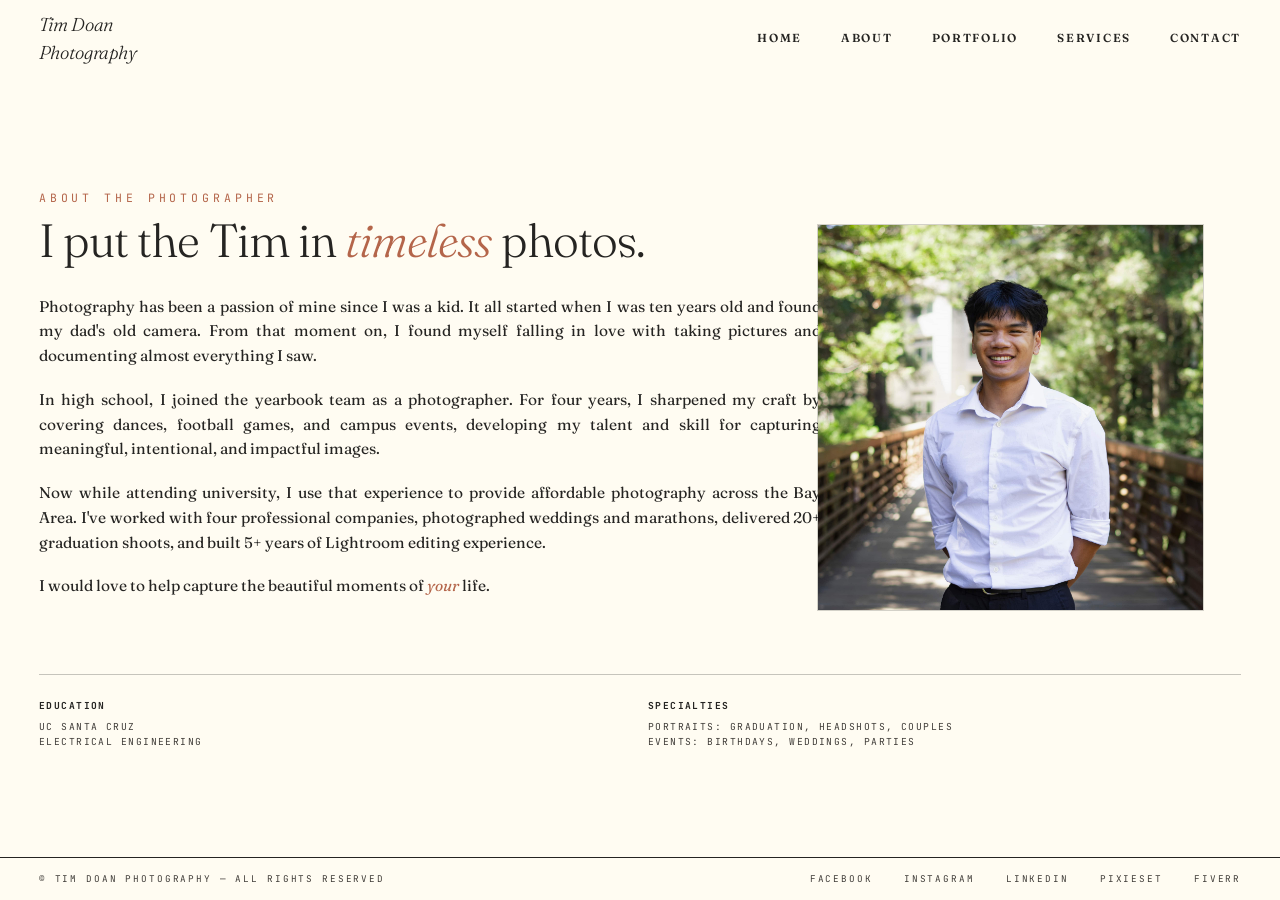
<file: about.html>
<!DOCTYPE html>
<html lang="en">
<head>
<link rel="stylesheet" href="style.css">
<title>Tim Doan Photography - About</title>
<meta charset="UTF-8">
<meta name="viewport" content="width=device-width, initial-scale=1">
<link rel="preconnect" href="https://fonts.googleapis.com">
<link rel="preconnect" href="https://fonts.gstatic.com" crossorigin>
<link href="https://fonts.googleapis.com/css2?family=Fraunces:ital,opsz,wght@0,9..144,300;0,9..144,400;0,9..144,600;1,9..144,300;1,9..144,400&family=JetBrains+Mono:wght@300;400&display=swap" rel="stylesheet"></head>
<body>

<nav>
    <div class="name">Tim Doan<br>Photography</div>
    <ul>
        <li><a href="index.html">Home</a></li>
        <li><a href="about.html">About</a></li>
        <li><a href="portfolio.html">Portfolio</a></li>
        <li><a href="services.html">Services</a></li>
        <li><a href="contact.html">Contact</a></li>
    </ul>
</nav>

<section class="about" id="about">
  <div class="about-layout">
    <div class="about-text">
      <span class="mono">About the Photographer</span>
      <h2>I put the Tim in <em>timeless</em> photos.</h2>
      <p>Photography has been a passion of mine since I was a kid. It all started when I was ten years old and found my dad's old camera. From that moment on, I found myself falling in love with taking pictures and documenting almost everything I saw.</p>
      <p>In high school, I joined the yearbook team as a photographer. For four years, I sharpened my craft by covering dances, football games, and campus events, developing my talent and skill for capturing meaningful, intentional, and impactful images.</p>
      <p>Now while attending university, I use that experience to provide affordable photography across the Bay Area. I've worked with four professional companies, photographed weddings and marathons, delivered 20+ graduation shoots, and built 5+ years of Lightroom editing experience.</p>
      <p>I would love to help capture the beautiful moments of <em>your</em> life.</p>
    </div>

    <aside class="tim-headshot">
      <img src="images/TimDoanHeadshot.jpg" alt="Tim Doan">
    </aside>
  </div>

  <div class="credits">
    <div>
      <b>Education</b>
      <span>UC Santa Cruz<br>Electrical Engineering</span>
    </div>
    <div>
      <b>Specialties</b>
      <span>Portraits: Graduation, Headshots, Couples<br>Events: Birthdays, Weddings, Parties</span>
    </div>
  </div>
</section>


<section class="site-footer">
    <footer>
        <div>© Tim Doan Photography — All Rights Reserved</div>
        <div class = "socials">
            <a href = "https://www.facebook.com/profile.php?id=61579268761219" target="_blank" rel="noopener noreferrer">Facebook</a>
            <a href = "https://www.instagram.com/timdoan.jpg/" target="_blank" rel="noopener noreferrer">Instagram</a>
            <a href = "https://www.linkedin.com/in/tim-doan-" target="_blank" rel="noopener noreferrer">LinkedIn</a>
            <a href = "https://timdoan.pixieset.com" target="_blank" rel="noopener noreferrer">Pixieset</a>
            <a href = "https://www.fiverr.com/s/xXvwPja" target="_blank" rel="noopener noreferrer">Fiverr</a>
        </div>
    </footer>
</section>

</body>
</html>
</file>
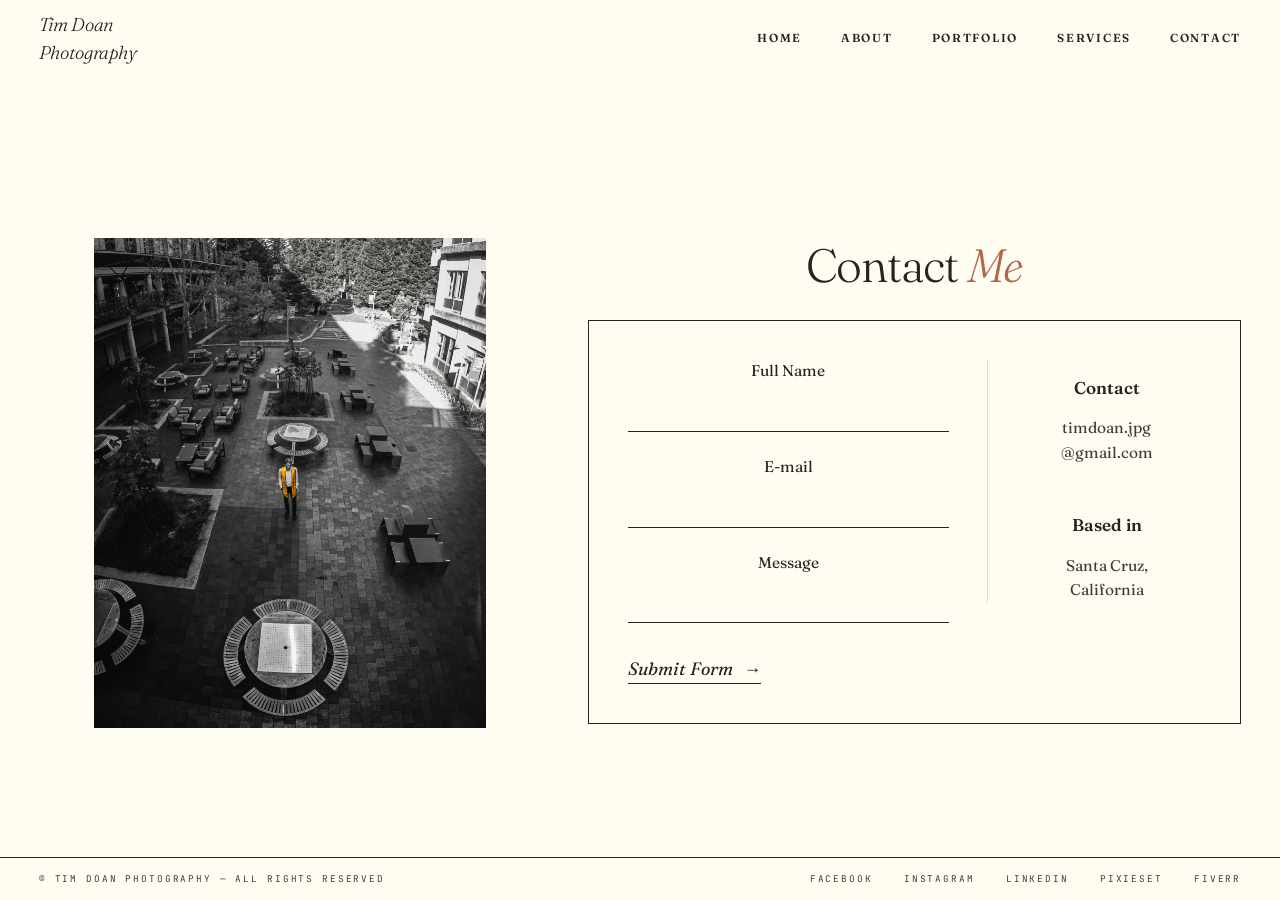
<file: contact.html>
<!DOCTYPE html>
<html lang="en">
<head>
<link rel = "stylesheet" href = "style.css">
<title>Tim Doan Photography - Contact</title>
<meta charset="UTF-8">
<meta name="viewport" content="width=device-width, initial-scale=1">
<link rel="preconnect" href="https://fonts.googleapis.com">
<link rel="preconnect" href="https://fonts.gstatic.com" crossorigin>
<link href="https://fonts.googleapis.com/css2?family=Fraunces:ital,opsz,wght@0,9..144,300;0,9..144,400;0,9..144,600;1,9..144,300;1,9..144,400&family=JetBrains+Mono:wght@300;400&display=swap" rel="stylesheet"></head>
<body>

<nav>
    <div class = "name">Tim Doan<br>Photography</div>
    <ul>
        <li><a href="index.html">Home</a></li>
        <li><a href="about.html">About</a></li>
        <li><a href="portfolio.html">Portfolio</a></li>
        <li><a href="services.html">Services</a></li>
        <li><a href="contact.html">Contact</a></li>
    </ul>
</nav>

<div class="contact">
    <div class="contact-layout">
        
        <div class="contact-image">
            <img src="images/ContactPhoto.jpg" alt="Contact Photo">
        </div>
 
        <div class="contact-right">
            <h1>Contact <em>Me</em></h1>
 
            <div class="contact-box">
                <form target="_blank" action="https://formsubmit.co/timdoan.jpg@gmail.com" method="POST" class="contact-fields">
                    <div class="field">
                        <label>Full Name</label>
                        <input type="text" name="name" required>
                    </div>
                    <div class="field">
                        <label>E-mail</label>
                        <input type="email" name="email" required>
                    </div>
                    <div class="field">
                        <label>Message</label>
                        <input type="text" name="message" required>
                    </div>
                    <button type="submit" class="button">Submit Form <span class="arrow">→</span></button>
                </form>
 
                <aside class="contact-info">
                    <div class="info-block">
                        <h3>Contact</h3>
                        <p>timdoan.jpg<br>@gmail.com</p>
                    </div>
                    <div class="info-block">
                        <h3>Based in</h3>
                        <p>Santa Cruz,<br>California</p>
                    </div>
                </aside>
            </div>
        </div>
 
    </div>
 
</div>

<section class="site-footer">
    <footer>
        <div>© Tim Doan Photography — All Rights Reserved</div>
        <div class = "socials">
            <a href = "https://www.facebook.com/profile.php?id=61579268761219" target="_blank" rel="noopener noreferrer">Facebook</a>
            <a href = "https://www.instagram.com/timdoan.jpg/" target="_blank" rel="noopener noreferrer">Instagram</a>
            <a href = "https://www.linkedin.com/in/tim-doan-" target="_blank" rel="noopener noreferrer">LinkedIn</a>
            <a href = "https://timdoan.pixieset.com" target="_blank" rel="noopener noreferrer">Pixieset</a>
            <a href = "https://www.fiverr.com/s/xXvwPja" target="_blank" rel="noopener noreferrer">Fiverr</a>
        </div>
    </footer>
</section>

</body>
</html>
</file>
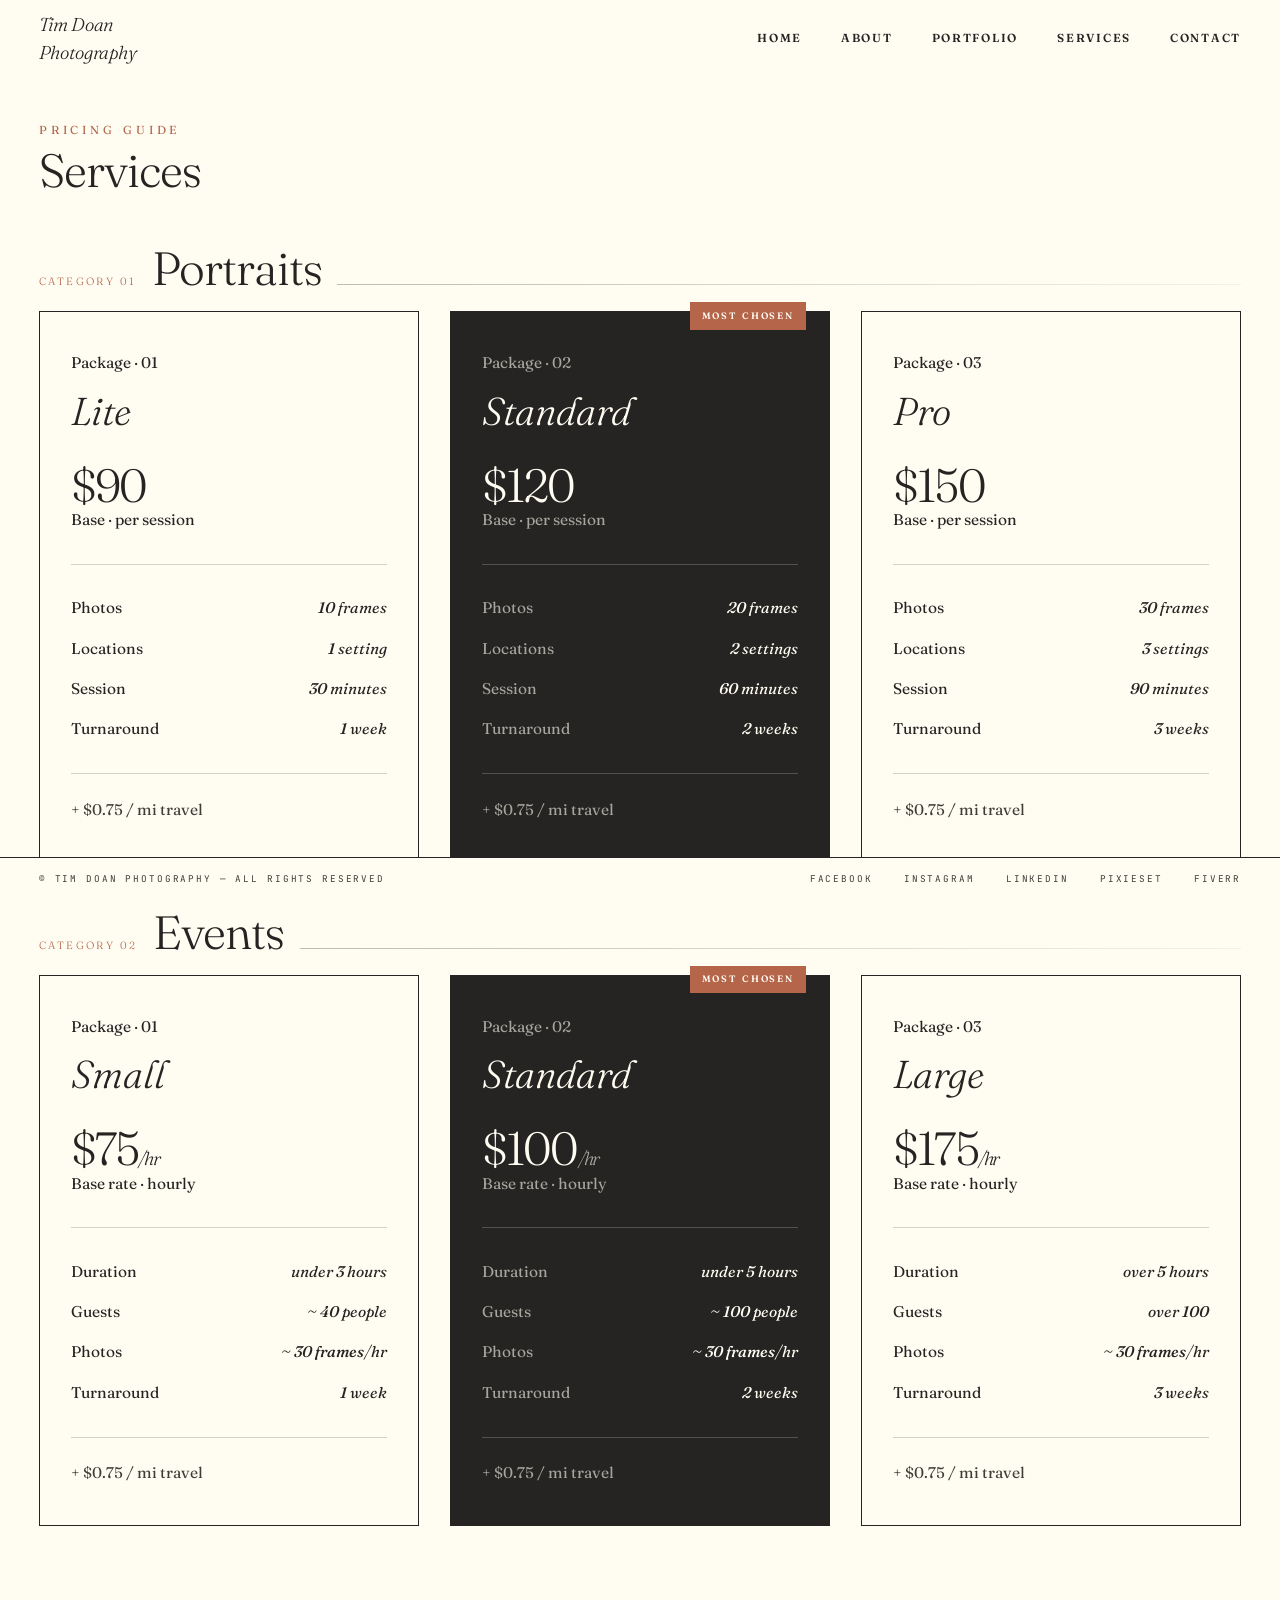
<file: services.html>
<!DOCTYPE html>
<html lang="en">
<head>
<link rel = "stylesheet" href = "style.css">
<title>Tim Doan Photography - Services</title>
<meta charset="UTF-8">
<meta name="viewport" content="width=device-width, initial-scale=1">
<link rel="preconnect" href="https://fonts.googleapis.com">
<link rel="preconnect" href="https://fonts.gstatic.com" crossorigin>
<link href="https://fonts.googleapis.com/css2?family=Fraunces:ital,opsz,wght@0,9..144,300;0,9..144,400;0,9..144,600;1,9..144,300;1,9..144,400&family=JetBrains+Mono:wght@300;400&display=swap" rel="stylesheet"></head>
<body>

<nav>
    <div class = "name">Tim Doan<br>Photography</div>
    <ul>
        <li><a href="index.html">Home</a></li>
        <li><a href="about.html">About</a></li>
        <li><a href="portfolio.html">Portfolio</a></li>
        <li><a href="services.html">Services</a></li>
        <li><a href="contact.html">Contact</a></li>
    </ul>
</nav>

<div class = "services">
    <section class="services-intro">
        <span class="mono">Pricing Guide</span>
        <h1>Services</h1>
    </section>

    <section class = "category">
        <header class="section-title">
            <span class="mono">Category 01</span>
            Portraits
        </header>

        <div class="packages">
 
            <article class="pkg">
                <span class="mono">Package · 01</span>
                <h3>Lite</h3>
                <div class="price">$90</div>
                <span class="mono">Base · per session</span>
                <hr>
                <dl>
                    <div><dt class="mono">Photos</dt><dd><strong>10</strong> frames</dd></div>
                    <div><dt class="mono">Locations</dt><dd><strong>1</strong> setting</dd></div>
                    <div><dt class="mono">Session</dt><dd><strong>30</strong> minutes</dd></div>
                    <div><dt class="mono">Turnaround</dt><dd><strong>1</strong> week</dd></div>
                </dl>
                <footer class="mono">+ $0.75 / mi travel</footer>
            </article>
 
            <article class="pkg featured">
                <div class="ribbon">Most chosen</div>
                <span class="mono">Package · 02</span>
                <h3>Standard</h3>
                <div class="price">$120</div>
                <span class="mono">Base · per session</span>
                <hr>
                <dl>
                    <div><dt class="mono">Photos</dt><dd><strong>20</strong> frames</dd></div>
                    <div><dt class="mono">Locations</dt><dd><strong>2</strong> settings</dd></div>
                    <div><dt class="mono">Session</dt><dd><strong>60</strong> minutes</dd></div>
                    <div><dt class="mono">Turnaround</dt><dd><strong>2</strong> weeks</dd></div>
                </dl>
                <footer class="mono">+ $0.75 / mi travel</footer>
            </article>
 
            <article class="pkg">
                <span class="mono">Package · 03</span>
                <h3>Pro</h3>
                <div class="price">$150</div>
                <span class="mono">Base · per session</span>
                <hr>
                <dl>
                    <div><dt class="mono">Photos</dt><dd><strong>30</strong> frames</dd></div>
                    <div><dt class="mono">Locations</dt><dd><strong>3</strong> settings</dd></div>
                    <div><dt class="mono">Session</dt><dd><strong>90</strong> minutes</dd></div>
                    <div><dt class="mono">Turnaround</dt><dd><strong>3</strong> weeks</dd></div>
                </dl>
                <footer class="mono">+ $0.75 / mi travel</footer>
            </article>
 
        </div>
    </section>
 
    <section class="category">
        <header class="section-title events">
            <span class="mono">Category 02</span>
            Events
        </header>

        <div class="packages">
 
            <article class="pkg"> 
                <span class="mono">Package · 01</span>
                <h3>Small</h3>
                <div class="price">$75<small>/hr</small></div>
                <span class="mono">Base rate · hourly</span>
                <hr>
                <dl>
                    <div><dt class="mono">Duration</dt><dd>under <strong>3</strong> hours</dd></div>
                    <div><dt class="mono">Guests</dt><dd>~<strong> 40</strong> people</dd></div>
                    <div><dt class="mono">Photos</dt><dd>~<strong> 30 frames</strong>/hr</dd></div>
                    <div><dt class="mono">Turnaround</dt><dd><strong>1</strong> week</dd></div>
                </dl>
                <footer class="mono">+ $0.75 / mi travel</footer>
            </article>
 
            <article class="pkg featured">
                <div class="ribbon">Most chosen</div>
                <span class="mono">Package · 02</span>
                <h3>Standard</h3>
                <div class="price">$100<small>/hr</small></div>
                <span class="mono">Base rate · hourly</span>
                <hr>
                <dl>
                    <div><dt class="mono">Duration</dt><dd>under <strong>5</strong> hours</dd></div>
                    <div><dt class="mono">Guests</dt><dd>~<strong> 100</strong> people</dd></div>
                    <div><dt class="mono">Photos</dt><dd>~<strong> 30 frames</strong>/hr</dd></div>
                    <div><dt class="mono">Turnaround</dt><dd><strong>2</strong> weeks</dd></div>
                </dl>
                <footer class="mono">+ $0.75 / mi travel</footer>
            </article>
 
            <article class="pkg">
                <span class="mono">Package · 03</span>
                <h3>Large</h3>
                <div class="price">$175<small>/hr</small></div>
                <span class="mono">Base rate · hourly</span>
                <hr>
                <dl>
                    <div><dt class="mono">Duration</dt><dd>over <strong>5</strong> hours</dd></div>
                    <div><dt class="mono">Guests</dt><dd>over <strong>100</strong></dd></div>
                    <div><dt class="mono">Photos</dt><dd>~<strong> 30 frames</strong>/hr</dd></div>
                    <div><dt class="mono">Turnaround</dt><dd><strong>3</strong> weeks</dd></div>
                </dl>
                <footer class="mono">+ $0.75 / mi travel</footer>
            </article>
 
        </div>
    </section>
 
</div>

<section class="site-footer">
    <footer>
        <div>© Tim Doan Photography — All Rights Reserved</div>
        <div class = "socials">
            <a href = "https://www.facebook.com/profile.php?id=61579268761219" target="_blank" rel="noopener noreferrer">Facebook</a>
            <a href = "https://www.instagram.com/timdoan.jpg/" target="_blank" rel="noopener noreferrer">Instagram</a>
            <a href = "https://www.linkedin.com/in/tim-doan-" target="_blank" rel="noopener noreferrer">LinkedIn</a>
            <a href = "https://timdoan.pixieset.com" target="_blank" rel="noopener noreferrer">Pixieset</a>
            <a href = "https://www.fiverr.com/s/xXvwPja" target="_blank" rel="noopener noreferrer">Fiverr</a>
        </div>
    </footer>
</section>

</body>
</html>
</file>
<file: style.css>
/* root variables for color */
:root {
    --primary: #fffcf2;
    --line: #252422;
    --inline: #252422;
    --muted: #403d39;
    --rust: #b4654a;
    --light: #ccc5b9;
}

/* fluid root sizing — everything below is in rem, so scaling this one value
   scales the whole site proportionally at any screen width. Only the far
   edges (very narrow desktop windows, very large/wide monitors) hit a limit;
   normal laptop-to-monitor range scales continuously. */
html {
    font-size: clamp(14.5px, 0.271vw + 12.069px, 20px);
}

/* general body style */
body {
    font-family: 'Fraunces', serif;
    background-color: #fffcf2;
    margin: 0;
    padding: 0;
    min-height: 100vh;
    display: flex;
    flex-direction: column;
}

/* nav bar style */
nav {
    font-family: 'Fraunces', serif;
    position: sticky; /* makes the nav bar stick to its position within the viewport */
    top: 0; /* sticks the nav bar to the top of the viewport */
    z-index: 100; /* ensures nav bar stays on top of other content */
    padding: 0.7rem 2.5rem;
    display: flex;
    justify-content: space-between; /* aligns the nav bar content with space between items */
    align-items: center;
    color: var(--line); 
    background-color: var(--primary);
}

nav .name { /* style for 'tim doan photography' text in the nav bar */
    font-size: 1.2rem;
    font-weight: 300;
    font-style: italic;
    letter-spacing: -0.02em;    
}

nav ul { /* style for the unordered list of links in the nav bar */
    font-size: 0.75rem;
    font-weight: 600;
    list-style: none; /* removes default bullet points from the list */
    display: flex;
    gap: 2.5rem;
    text-transform: uppercase;
    letter-spacing: 0.15em;
}

nav a {
    text-decoration: none; /* removes the underline from the link */
    position: relative;
    padding-bottom: 2px;
    color: inherit; /* ensures the link inherits the color from its parent element */
}

nav a::after {
    content: ""; /* creates an empty pseudo-element for the underline effect */
    position: absolute; /* positions the pseudo-element absolutely relative to the link */
    left: 0; bottom: 0; /* positions the pseudo-element at the bottom left of the link */
    width: 0; height: 1px; /* initially sets the width to 0 for the underline effect and height to 1px */
    background: currentColor; 
    transition: width 0.4s ease; /* animates the width change smoothly over 0.4 seconds */
}

nav a:hover::after { 
    width: 100%;
}

/* footer style */
.site-footer {
    position: sticky; /* makes the nav bar stick to its position within the viewport */
    bottom: 0; /* sticks the nav bar to the top of the viewport */
    z-index: 100; /* ensures nav bar stays on top of other content */
    margin-top: auto; /* pushes the footer to the bottom of the page */
}

.site-footer footer { /* style for the footer element within the site-footer */
    font-family: 'JetBrains Mono', monospace;
    font-size: 0.6rem;
    padding: 0.9rem 2.5rem;
    display: flex; 
    border-top: 1px solid var(--line); /* adds a top border to the footer */
    justify-content: space-between; /* spaces out the footer content evenly */
    text-transform: uppercase; 
    letter-spacing: 0.2em;
    color: var(--muted);
    background-color: var(--primary);
}

.site-footer .socials a {
    text-decoration: none; /* removes the underline from the social link */
    margin-left: 1.5rem;
    transition: color 0.3s; /* smoothly transitions the color change over 0.3 seconds */
    color: inherit; /* ensures the link inherits the color from its parent element */
}
  
.site-footer .socials a:hover {
    color: var(--rust);
}

/* home page style */
.home-hero {
    display: flex;
    flex-direction: column;
    justify-content: space-between;
    min-height: calc(100vh - 4.7rem); /* 4.7rem ≈ nav's natural height */
}

.home-img {
    width: 100%;
    overflow: hidden; /* ensures any overflow content is hidden */
}

.home-img img {
    width: 100%; /* makes the image take the full width of the container */
    height: 52vh;
    object-fit: cover; /* ensures the image covers the container without distortion */
    object-position: center 58%;
    transform: scale(1.50); /* slightly scales up the image for a subtle zoom effect */
    transform-origin: 70% center;
}

.home-section .home-blurb h1 {
    font-size: 2.2rem;
    text-align: center;
    font-weight: 400;
    font-style: italic;
    letter-spacing: 0.25em;   
    text-transform: uppercase;
    margin: 0 auto;
    padding-top: 1.5rem;
    padding-bottom: 0.5rem;
    color: var(--rust);
}

.home-section .home-blurb p {
    max-width: 75%;
    font-size: 1.1rem;
    text-align: center ;
    font-weight: 300;
    line-height: 1.5;
    margin: 0.6rem auto;
}

.scroll-indicator {
    display: flex;
    flex-direction: column;
    align-items: center;
    margin: 10px 0 40px;
    color: #a8613e;
    font-size: 0.8rem;
    letter-spacing: 0.15em;
    text-transform: uppercase;
    max-height: 60px;
    transition: opacity 0.5s ease, max-height 0.5s ease, margin 0.5s ease;
}

.scroll-indicator.hidden {
    opacity: 0;
    max-height: 0;
    margin: 0;
    pointer-events: none;
}

.scroll-arrow {
    font-size: 1rem;
    animation: bounce 2s infinite;
}

.scroll-indicator {
    transition: opacity 0.5s ease;
}

@keyframes bounce {
    0%, 100% {
        transform: translateY(0);
    }

    50% {
        transform: translateY(8px);
    }
}

.reveal-on-scroll {
    opacity: 0;
    transform: translateY(40px);
    transition: opacity 0.8s ease, transform 0.8s ease;
}

.reveal-on-scroll.visible {
    opacity: 1;
    transform: translateY(0);
}

.home-portfolio-heading {
    text-align: center;
    font-size: 2rem;
    font-weight: 400;
    letter-spacing: 0.25em;
    text-transform: uppercase;
    margin-top: 30px;
    margin-bottom: .5rem;
    color: var(--muted);
}

.home-portfolio-blurb {
    max-width: 70%;
    font-size: 1.1rem;
    text-align: center;
    font-weight: 300;
    line-height: 1.5;
    margin: 0 auto;
    padding-bottom: 1.5rem;
}

.portfolio-preview {
    display: grid;
    grid-template-columns: repeat(4, 1fr); /* creates a grid with 2 equal columns */
    gap: 1.25rem; /* adds space between the grid items */
    margin: 0 auto;
}

.home-section .home-blurb-end p {
    max-width: 75%;
    font-size: 1.1rem;
    text-align: center ;
    font-weight: 300;
    line-height: 1.5;
    margin: 0 auto;
    padding-bottom: 1.5rem;
}

.home-portfolio-heading + .home-portfolio-blurb + .heading-divider + .portfolio-preview {
    margin-bottom: 20px;
}

.preview-grid {
    position: relative;
    display: block;
    aspect-ratio: 4 / 3; /* sets the aspect ratio of the preview grid items to 4:3 */
    overflow: hidden; /* ensures any overflow content within the preview grid item is hidden */
}

.preview-grid img {
    width: 100%;
    height: 100%;
    object-fit: cover; /* ensures the image covers the container without distortion */
}

.overlay {
    position: absolute; 
    inset: 0;
    display: flex;
    align-items: center;
    justify-content: center;
    background-color: rgba(0, 0, 0, 0); /* adds a semi-transparent background to the overlay */
    color: transparent;
    font-size: 1.5rem;
    text-transform: uppercase;
    letter-spacing: 0.05em;
    transition: background 0.3s ease, color 0.3s ease;
}

.preview-grid:hover .overlay {
    background-color: rgba(0, 0, 0, 0.5);
    color: white;
}

@media (max-width: 600px) {
    .portfolio-preview {
        grid-template-columns: 1fr; /* changes the grid to a single column on small screens */
    }
}

/* about section style */
.about h2 {
    font-size: clamp(2rem, 4vw, 3.4rem);
    font-weight: 300;
    line-height: 0.96;
    letter-spacing: -0.03em;
    margin: 0.45rem 0 2rem;
}   

.about {
    font-size: 1.08rem;
    text-decoration: none;
    padding: 2rem 2.5rem;
    display: flex;
    flex-direction: column;
    justify-content: center;
    flex: 1 0 auto;
    color: var(--line);
}

.about-layout {
    display: grid;
    grid-template-columns: minmax(0, 1.34fr) minmax(300px, 0.66fr);
    gap: 2.2rem;
    align-items: start;
}

.about-text {
    max-width: 52rem;
    line-height: 1.62;
    text-align: justify;
}

.about-text .mono {
    font-family: 'JetBrains Mono', monospace;
    font-size: 0.74rem;
    letter-spacing: 0.25rem;
    text-transform: uppercase;
    color: var(--rust);
}

.about-text p {
    margin: 0 0 1.2rem;
}

.about em {
    color: var(--rust);
}

.credits {
    font-family: 'JetBrains Mono', monospace;
    font-size: 0.62rem;
    margin-top: 2rem;
    padding-top: 1.5rem;
    border-top: 1px solid rgba(37, 36, 34, 0.26);
    display: grid;
    grid-template-columns: 1fr 1fr;
    gap: 1rem;
    text-transform: uppercase;
    letter-spacing: 0.15em;
    color: var(--muted);
    width: 100%;
}

.credits b {
    display: block;
    color: var(--line);
    margin-bottom: 0.35rem;
}

.credits div span {
    display: block;
    line-height: 1.6;
}

.tim-headshot {
    width: 100%;
    max-width: 25rem;
    justify-self: end;
    align-self: start;
    margin-top: 2.5rem;
    margin-right: 2.5rem;
    margin-bottom: 2rem;
}

.tim-headshot img {
    width: 100%;
    display: block;
    height: auto;
    border: 1px solid rgba(37, 36, 34, 0.2);
}

@media (max-width: 900px) {
    .about {
        padding: 1.8rem;
    }

    .about-layout {
        grid-template-columns: 1fr;
        gap: 1.5rem;
    }

    .about h2 {
        margin-bottom: 0.9rem;
    }

    .about-highlights {
        margin-bottom: 0;
    }

    .tim-headshot {
        max-width: 320px;
        justify-self: start;
    }

    .tim-headshot img {
        width: 100%;
    }

    .tim-headshot .credits {
        width: 100%;
    }

    .tim-headshot .about-highlights {
        width: 100%;
    }

    .credits {
        grid-template-columns: 1fr;
    }
}

/* portfolio style */
.portfolio-shell {
    padding: 2.5rem;
    color: var(--line);
    display: flex;
    flex-direction: column;
    justify-content: center;
    flex: 1 0 auto;
}

.portfolio-intro {
    max-width: 44rem;
    margin-bottom: 2.2rem;
}

.portfolio-heading {
    font-size: clamp(2.8rem, 7vw, 5rem);
    font-weight: 300;
    letter-spacing: -0.03em;
    line-height: 0.95;
    color: var(--line);
    margin: 0.35rem 0 0.85rem;
}

.portfolio-divider {
    width: 100%;
    max-width: 520px;
    height: 2px;
    background: linear-gradient(to right, rgba(37, 36, 34, 0.35), rgba(37, 36, 34, 0.05));
    margin: 1.5rem 0 0;
}

.portfolio-back-wrap {
    max-width: 1400px;
    margin: 0 auto 1.5rem;
    padding: 0;
}

.portfolio-back-link {
    display: inline-block;
    font-family: 'JetBrains Mono', monospace;
    font-size: 0.72rem;
    text-transform: uppercase;
    letter-spacing: 0.16em;
    text-decoration: none;
    color: var(--muted);
    border: 1px solid rgba(37, 36, 34, 0.3);
    padding: 0.5rem 0.8rem;
    transition: color 0.25s ease, border-color 0.25s ease, background-color 0.25s ease;
}

.portfolio-back-link::before {
    content: "< ";
}

.portfolio-back-link:hover {
    color: var(--rust);
    border-color: var(--rust);
    background-color: rgba(180, 101, 74, 0.08);
}

.portfolio-preview {
    display: grid;
    grid-template-columns: repeat(4, 1fr);
    gap: 1.2rem;
    max-width: 85rem;
    margin: 0 auto 3.5rem;
    padding: 0;
}

.preview-grid {
    position: relative;
    display: block;
    aspect-ratio: 4 / 5;
    overflow: hidden;
    border-radius: 4px;
    border: 1px solid rgba(37, 36, 34, 0.18);
    background: var(--primary);
}

.preview-grid img {
    width: 100%;
    height: 100%;
    object-fit: cover;
    transition: transform 0.55s ease, filter 0.35s ease;
}

.preview-grid:hover img {
    transform: scale(1.04);
    filter: saturate(0.92) contrast(1.03);
}

.preview-grid .overlay {
    position: absolute;
    inset: 0;
    display: flex;
    align-items: flex-end;
    justify-content: flex-start;
    padding: 0 1rem 1rem;
    background: linear-gradient(to top, rgba(37, 36, 34, 0.64), rgba(37, 36, 34, 0.05) 62%);
    color: var(--primary);
    font-family: 'JetBrains Mono', monospace;
    font-size: 0.74rem;
    letter-spacing: 0.2em;
    text-transform: uppercase;
    opacity: 1;
    transition: background 0.3s ease;
}

.preview-grid:hover .overlay {
    background: linear-gradient(to top, rgba(37, 36, 34, 0.78), rgba(37, 36, 34, 0.1) 62%);
}

.gallery-grid {
    display: grid;
    grid-template-columns: repeat(auto-fill, minmax(300px, 1fr));
    gap: 20px;
    max-width: 1400px;
    margin: 0 auto 80px;
    padding: 0;
    animation: fadeIn 0.6s ease;
}

.gallery-item {
    width: 100%;
    height: 21.25rem;
    object-fit: cover;
    border-radius: 4px;
    box-shadow: 0 6px 16px rgba(0, 0, 0, 0.08);
    transition: transform 0.3s ease;
}

.gallery-item:hover {
    transform: scale(1.02);
}

.gallery-empty {
    text-align: center;
    color: #8a8a8a;
    font-style: italic;
    margin-bottom: 80px;
}

@keyframes fadeIn {
    from { opacity: 0; transform: translateY(10px); }
    to { opacity: 1; transform: translateY(0); }
}

@media (max-width: 900px) {
    .portfolio-preview {
        grid-template-columns: repeat(2, 1fr);
    }
}

@media (max-width: 500px) {
    .portfolio-shell {
        padding: 1.5rem;
    }

    .portfolio-lead {
        font-size: 1rem;
    }

    .portfolio-back-wrap {
        margin-top: 0;
        padding: 0;
    }

    .portfolio-preview {
        grid-template-columns: 1fr;
    }
    .gallery-grid {
        grid-template-columns: 1fr;
    }
}

.lightbox {
    display: none;
    position: fixed;
    inset: 0;
    background: rgba(0, 0, 0, 0.9);
    z-index: 1000;
    align-items: center;
    justify-content: center;
    cursor: zoom-out;
}

.lightbox.active {
    display: flex;
}

.lightbox img {
    max-width: 90vw;
    max-height: 90vh;
    object-fit: contain;
    border-radius: 4px;
    animation: zoomIn 0.3s ease;
}

.lightbox-close {
    position: absolute;
    top: 24px;
    right: 36px;
    color: white;
    font-size: 2.5rem;
    cursor: pointer;
    line-height: 1;
}

@keyframes zoomIn {
    from { transform: scale(0.9); opacity: 0; }
    to { transform: scale(1); opacity: 1; }
}

/* services style */
.services {
    font-size: 18px;
    text-align: left;
    text-align: justify;
    text-decoration: none;
    display: flex;
    flex-direction: column;
    justify-content: center;
    flex: 1 0 auto;
    padding: 2.5rem;
    color: var(--inline);
}

.services-intro {
    max-width: 44rem;
    margin-bottom: 2.5rem;
}

.services-intro .mono {
    font-size: 0.75rem;
    letter-spacing: 0.25rem;
    text-transform: uppercase;
    color: var(--rust);
}

.services-intro h1 {
    font-size: clamp(2.8rem, 7vw, 5rem);
    font-weight: 300;
    line-height: 0.95;
    letter-spacing: -0.03em;
    margin: 0.35rem 0 0.85rem;
    color: var(--inline);
}

.section-title {
    font-size: clamp(2rem, 4vw, 3rem);
    font-weight: 300;
    letter-spacing: -0.02em;
    margin: 0 0 1.25rem;
    display: flex;
    align-items: baseline;
    gap: 1rem;
    position: relative;
    color: var(--inline);
}

.section-title::after {
    content: "";
    height: 1px;
    flex: 1;
    background: linear-gradient(to right, rgba(37, 36, 34, 0.3), rgba(37, 36, 34, 0.05));
}

.section-title.events {
    margin-top: 3rem;
}

.section-title .mono{
    font-size: 0.68rem;
    letter-spacing: 0.23em;
    text-transform: uppercase;
    white-space: nowrap;
    color: var(--rust);
}

.packages {
    display: grid;
    grid-template-columns: repeat(3, 1fr);
    gap: 2rem;
}

@media (max-width: 1000px) {
    .packages {
        grid-template-columns: repeat(2, 1fr);
    }
}

@media (max-width: 700px) {
    .services {
        padding: 1.5rem;
    }

    .services.intro {
        margin-bottom: 2rem;
    }

    .section-title {
        flex-direction: column;
        align-items: flex-start;
        gap: 0.5rem;
    }

    .section-title::after {
        width: 100%;
        flex: none;
    }

    .section-title.events {
        margin-top: 2.25rem;
    }

    .packages {
        grid-template-columns: 1fr;
    }
}

.pkg {
    border: 1px solid var(--inline);
    padding: 2.5rem 2rem;
    display: flex;
    flex-direction: column;
    transition: background 0.4s ease, transform 0.4s ease;
    position: relative;
    text-align: left;
}

.pkg:hover {
    background: var(--light);
    transform: translateY(-4px);
}

.pkg h3 {
    font-size: 2.5rem;
    font-weight: 300;
    font-style: italic;
    letter-spacing: 1;
    line-height: 1;
    margin: 1rem 0 0.5rem;
    color: var(--inline);
}

.pkg .price {
    font-size: 3rem;
    font-weight: 300;
    letter-spacing: -0.04em;
    line-height: 1;
    margin-top: 1.5rem;
    color: var(--inline);
}

.pkg .price small {
    font-size: 1.2rem;
    font-style: italic;
    font-weight: 300;
    color: var(--inline);
}

.pkg hr {
    border: 0;
    height: 1px;
    background: var(--inline);
    opacity: 0.2;
    margin: 2rem 0;
}

.pkg dl {
    display: flex;
    flex-direction: column;
    gap: 1rem;
    flex-grow: 1;
    margin: 0;
}

.pkg dl > div {
    display: flex;
    justify-content: space-between;
    align-items: baseline;
    gap: 1rem;
}

.pkg dt {
    margin: 0;
}

.pkg dd {
    font-size: 1rem;
    font-style: italic;
    text-align: right;
    margin: 0;
    color: var(--inline);
}

.pkg dd strong {
    font-weight: 500;
}

.pkg > footer {
    margin-top: 2rem;
    padding: 1.5rem 0 0;
    justify-content: flex-start;
    border-top: 1px solid var(--inline);
    border-top-color: rgba(37, 36, 34, 0.2);
    position: static;
    background: none;
    color: var(--muted);
}

.pkg.featured {
    background: var(--line);
    color: var(--primary);
    border-color: var(--line);
}

.pkg.featured h3,
.pkg.featured .price,
.pkg.featured dd { color: var(--primary); }
.pkg.featured .mono { color: rgba(255, 252, 242, 0.6); }
.pkg.featured .price small { color: rgba(255, 252, 242, 0.6); }
.pkg.featured hr { background: var(--primary); opacity: 0.2; }
.pkg.featured > footer {
    border-top-color: rgba(255, 252, 242, 0.2);
    color: rgba(255, 252, 242, 0.6);
}
.pkg.featured:hover { background: var(--line); }
 

.pkg .ribbon {
    font-family: 'Fraunces', serif;
    font-size: 0.6rem;
    font-weight: 600;
    letter-spacing: 0.2em;
    text-transform: uppercase;
    position: absolute;
    top: -10px;
    right: 1.5rem;
    padding: 0.4rem 0.75rem;
    background: var(--rust);
    color: var(--primary);
}

/* contact style */
.contact {
    display: flex;
    flex-direction: column;
    justify-content: center;
    flex: 1 0 auto;
    text-align: center;
}

.contact h1 {
    font-size: 2.5rem;
    font-weight: 300;
    margin-top: 0;
    color: var(--inline);
}

.contact-layout {
    display: grid;
    grid-template-columns: 1fr 1.3fr;
    gap: 3rem;
    align-items: start;
    margin-top: 2rem;  
}

.contact-image {
    width: 100%;
}

.contact-image img {
    width: 100%;
    max-width: 78%;
    height: auto;
    margin: 0 auto;
    object-fit: cover;
    display: block;
}

.contact-right h1 {
    font-size: clamp(2.5rem, 5vw, 4rem);
    font-weight: 300;
    line-height: 1;
    letter-spacing: -0.03em;
    margin: 0 0 2rem;
    color: var(--inline);
}

.contact-right h1 em {
    color: var(--rust);
}

.contact-right {
    align-self: center;
}

.contact-box {
    border: 1px solid var(--inline);
    padding: 2.5rem;
    display: grid;
    grid-template-columns: 1.5fr 1fr;
    gap: 2.5rem;
    align-items: start;
}

.contact-fields {
    display: flex;
    flex-direction: column;
    gap: 1.5rem;
}

.field {
    display: flex;
    flex-direction: column;
    gap: 0.4rem;
}

.field label {
    font-family: 'Fraunces', serif;
    font-size: 0.95rem;
    font-weight: 400;
    color: var(--inline);
}

.field input {
    font-family: 'Fraunces', serif;
    font-size: 1rem;
    border: none;
    border-bottom: 1px solid var(--line);
    padding: 0.5rem 0;
    width: 100%;
    transition: border-color 0.3s ease;
    background: transparent;
    color: var(--line);
}

.field input:focus {
    outline: none;
    border-bottom-color: var(--inline);
}

.button {
    font-family: 'Fraunces', serif;
    font-size: 1.15rem;
    font-style: italic;
    font-weight: 400;
    border: none;
    padding: 0.25rem 0;
    margin-top: 1rem;
    cursor: pointer;
    position: relative;
    transition: color 0.4s ease;
    background: none;
    color: var(--inline);
}

.button::after {
    content: '';
    position: absolute;
    left: 0;
    right: 0;
    bottom: 0;
    height: 1px;
    background: var(--inline);
    transition: background 0.4s ease;
}

.button .arrow {
    display: inline-block;
    margin-left: 0.4rem;
    transition: transform 0.4s ease;
}

.button:hover {
    color: var(--rust);
}

.button:hover::after {
    background: var(--rust);
}

.button:hover .arrow {
    transform: translateX(6px);
}

.contact-box .button {
    align-self: flex-start;
    margin-top: 0.5rem;
}

.contact-info {
    display: flex;
    flex-direction: column;
    gap: 2rem;
    padding-left: 1.5rem;
    border-left: 1px solid rgba(37, 36, 34, 0.15);
}

.info-block h3 {
    font-family: 'Fraunces', serif;
    font-size: 1.1rem;
    font-weight: 600;
    margin: 1rem 0;
    color: var(--line);
}

.info-block p {
    font-size: 0.95rem;
    line-height: 1.5;
    color: var(--muted);
    margin: 0;
}

@media (max-width: 900px) {
    .contact-layout { grid-template-columns: 1fr; gap: 2rem; }
}

@media (max-width: 600px) {
    .contact-box { grid-template-columns: 1fr; padding: 1.5rem; gap: 2rem; }
    .contact-info { padding-left: 0; border-left: none; border-top: 1px solid rgba(37, 36, 34, 0.15); padding-top: 1.5rem; }
}

/* desktop normalization: unify text and section dimensions across pages */
@media (min-width: 901px) {
    body {
        font-size: 1.125rem;
        line-height: 1.5;
    }

    .about,
    .portfolio-shell,
    .services,
    .contact {
        padding-left: 2.5rem;
        padding-right: 2.5rem;
    }

    .home-section .home-blurb h1,
    .home-portfolio-heading,
    .about h2,
    .portfolio-heading,
    .services-intro h1,
    .section-title,
    .contact-right h1,
    .contact h1 {
        font-size: 3rem;
        line-height: 1;
        letter-spacing: -0.02em;
    }

    .home-section .home-blurb p,
    .home-portfolio-blurb,
    .home-section .home-blurb-end p,
    .about,
    .about-text,
    .services,
    .field label,
    .field input,
    .info-block p {
        font-size: 1rem;
        line-height: 1.6;
    }

    .services-intro,
    .portfolio-intro {
        max-width: 52rem;
    }
}
</file>
